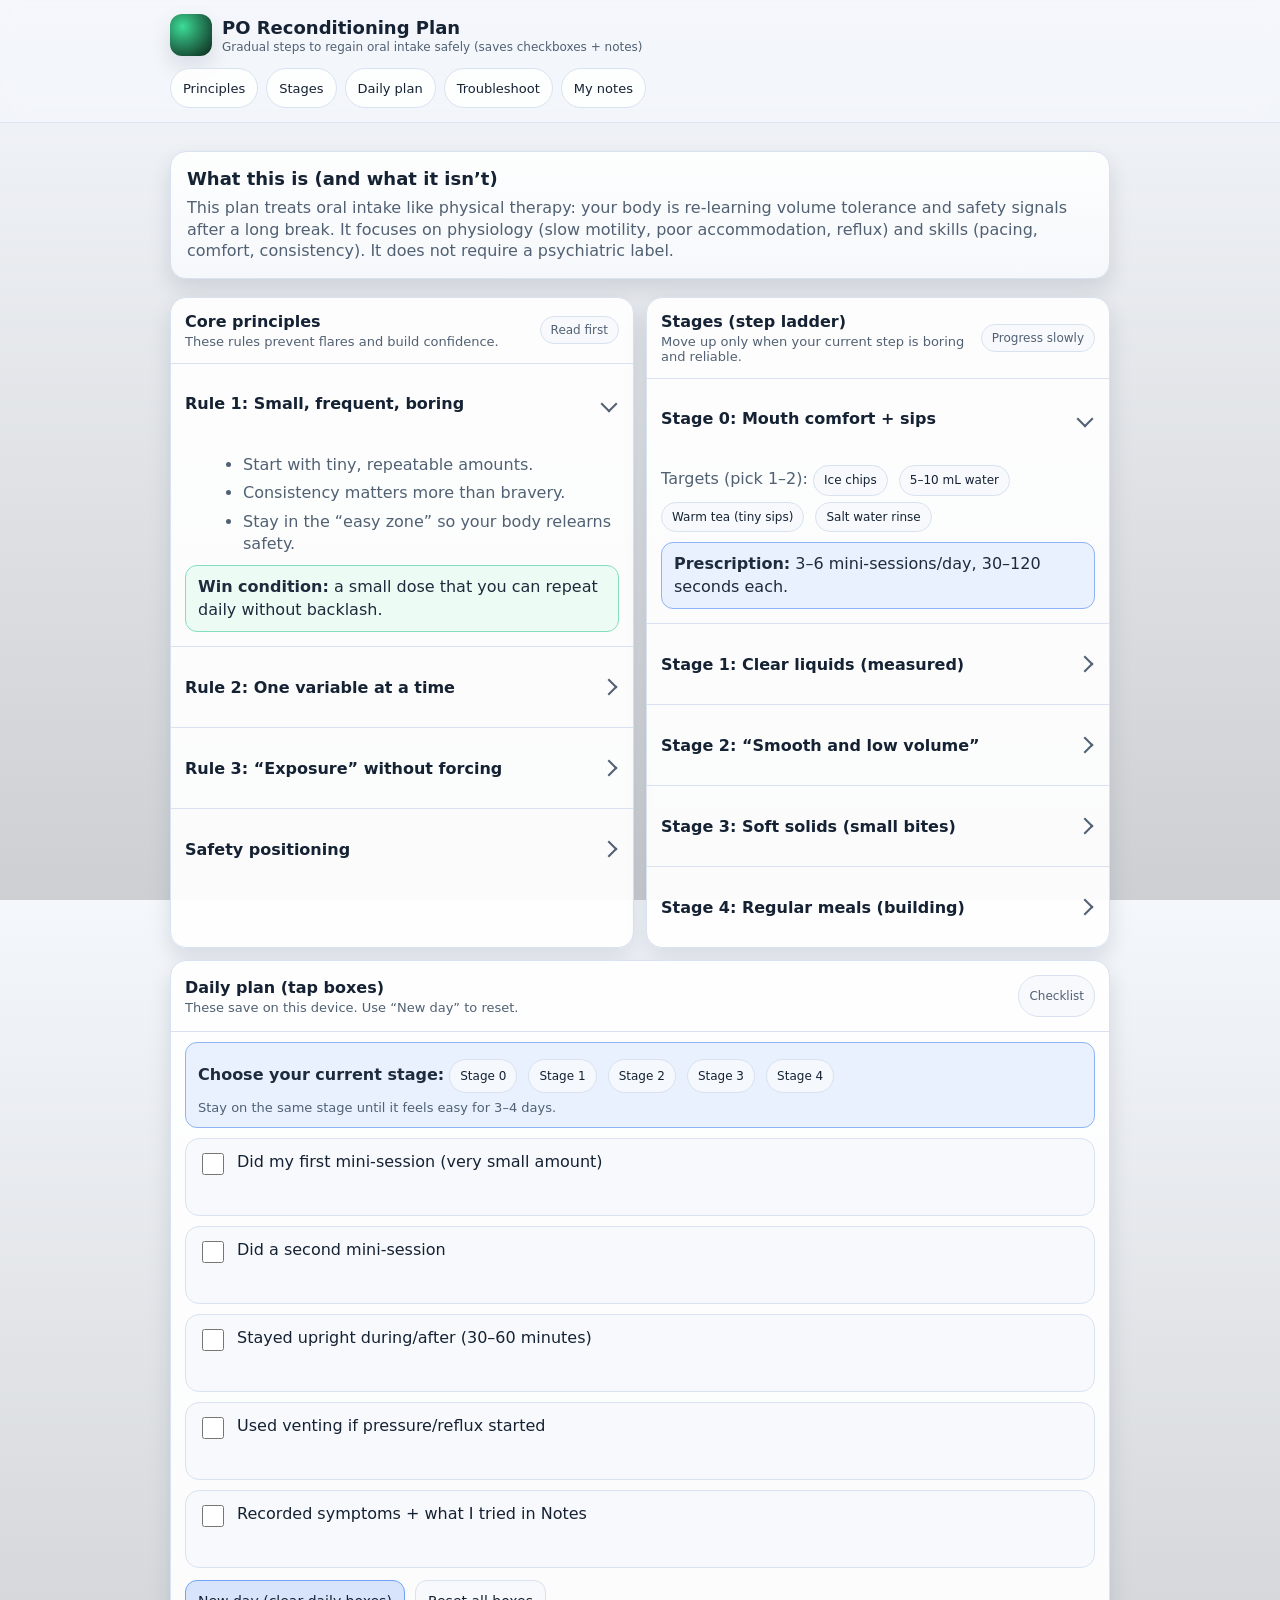
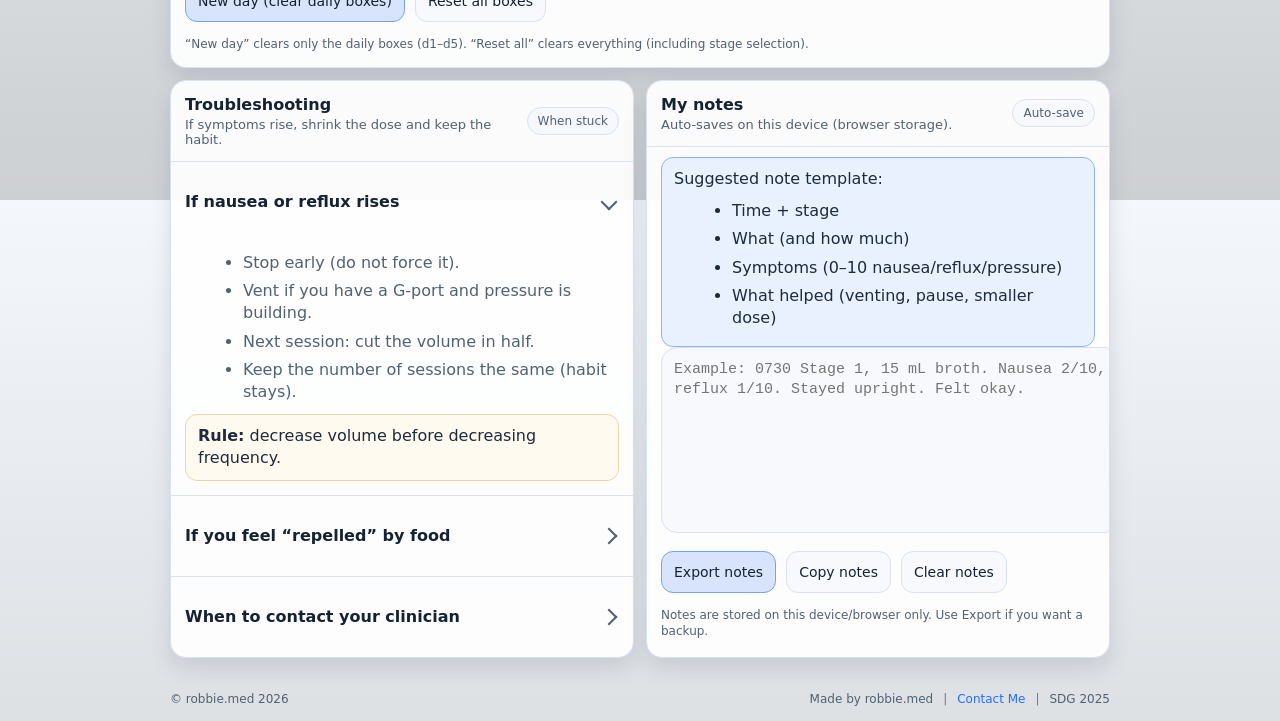
<file: Oldindex.html>
<!doctype html>
<html lang="en">
<head>
  <meta charset="utf-8" />
  <meta name="viewport" content="width=device-width,initial-scale=1" />
  <title>PO Reconditioning Plan</title>
  <meta name="description" content="A gradual regimen for regaining oral intake (PO) after prolonged underuse, with checklists and notes that save on your device." />

  <!-- FAVICON (project icon)
       Download the stomach icon from:
       https://www.flaticon.com/free-icon/stomach_2217851?term=stomach&page=1&position=2&origin=search&related_id=2217851
       Save it into this repo as:
         /favicon.png
       (or adjust the filename below).
  -->
  <link rel="icon" href="favicon.png" type="image/png" />
  <link rel="apple-touch-icon" href="favicon.png" />

  <style>
    :root{
      --bg:#0b0f14;
      --card:#121a24;
      --card2:#0f1620;
      --text:#e8eef7;
      --muted:#b6c3d6;
      --line:#223042;
      --accent:#6aa9ff;
      --good:#3ddc97;
      --warn:#ffcc66;
      --bad:#ff6b6b;
      --shadow: 0 12px 32px rgba(0,0,0,.35);
      --radius:16px;
      --radius2:12px;
      --max: 940px;
      --tap: 52px;
      --font: system-ui, -apple-system, Segoe UI, Roboto, Helvetica, Arial, "Apple Color Emoji","Segoe UI Emoji";
    }
    @media (prefers-color-scheme: light){
      :root{
        --bg:#f4f7fb;
        --card:#ffffff;
        --card2:#f7f9fc;
        --text:#152233;
        --muted:#516173;
        --line:#d8e2f0;
        --accent:#1f6fff;
        --shadow: 0 10px 22px rgba(15,34,66,.12);
      }
    }
    html,body{height:100%;}
    body{
      margin:0;
      background:linear-gradient(180deg, var(--bg), color-mix(in srgb, var(--bg) 84%, #000 16%));
      color:var(--text);
      font-family:var(--font);
      -webkit-font-smoothing:antialiased;
      text-rendering:optimizeLegibility;
    }
    a{color:var(--accent);text-decoration:none}
    a:hover{text-decoration:underline}

    header.site{
      position:sticky; top:0; z-index:20;
      backdrop-filter: blur(10px);
      background: color-mix(in srgb, var(--bg) 70%, transparent 30%);
      border-bottom:1px solid color-mix(in srgb, var(--line) 75%, transparent 25%);
    }
    .wrap{max-width:var(--max); margin:0 auto; padding: 14px 16px;}
    .top{
      display:flex; gap:12px; align-items:center; justify-content:space-between;
      flex-wrap:wrap;
    }
    .brand{
      display:flex; gap:10px; align-items:center;
      min-width: 260px;
    }
    .logo{
      width:42px;height:42px;border-radius:12px;
      background: radial-gradient(circle at 30% 30%, var(--good), color-mix(in srgb, var(--good) 18%, #000 82%));
      box-shadow: var(--shadow);
      flex:0 0 auto;
    }
    h1{font-size:18px; margin:0;}
    .sub{font-size:12px; color:var(--muted); margin-top:2px;}

    .nav{
      display:flex; gap:8px; flex-wrap:wrap; justify-content:flex-end;
    }
    .chip{
      border:1px solid var(--line);
      background: color-mix(in srgb, var(--card) 84%, transparent 16%);
      color:var(--text);
      padding:10px 12px;
      border-radius: 999px;
      font-size: 13px;
      line-height:1;
      cursor:pointer;
      min-height: 40px;
    }

    main{padding: 18px 0 40px;}
    .hero{
      margin: 14px 0 18px;
      border:1px solid var(--line);
      background: linear-gradient(180deg, color-mix(in srgb, var(--card) 92%, transparent 8%), color-mix(in srgb, var(--card2) 92%, transparent 8%));
      border-radius: var(--radius);
      box-shadow: var(--shadow);
      padding: 16px;
    }
    .hero h2{margin:0 0 8px; font-size:18px;}
    .hero p{margin:0; color:var(--muted); line-height:1.35;}

    .grid{
      display:grid;
      grid-template-columns: repeat(12, 1fr);
      gap: 12px;
    }
    .card{
      grid-column: span 12;
      border:1px solid var(--line);
      background: color-mix(in srgb, var(--card) 92%, transparent 8%);
      border-radius: var(--radius);
      box-shadow: var(--shadow);
      overflow:hidden;
    }
    .card .hd{
      display:flex; gap:12px; align-items:center; justify-content:space-between;
      padding: 14px 14px;
      border-bottom:1px solid var(--line);
    }
    .badge{
      font-size:12px;
      padding:6px 10px;
      border-radius:999px;
      border:1px solid var(--line);
      color: var(--muted);
      background: color-mix(in srgb, var(--card2) 88%, transparent 12%);
      white-space:nowrap;
    }
    .small{font-size:13px; color:var(--muted); margin-top:3px;}

    details{border-top:1px solid var(--line);}
    details:first-of-type{border-top:none;}
    summary{
      list-style:none;
      cursor:pointer;
      padding: 14px;
      font-weight:800;
      display:flex;
      align-items:center;
      justify-content:space-between;
      gap:12px;
      min-height: var(--tap);
    }
    summary::-webkit-details-marker{display:none;}
    .chev{
      width:10px;height:10px;
      border-right:2px solid var(--muted);
      border-bottom:2px solid var(--muted);
      transform: rotate(-45deg);
      transition: transform .2s ease;
      margin-right:4px;
      flex:0 0 auto;
    }
    details[open] .chev{transform: rotate(45deg);}
    .content{padding: 0 14px 14px; color: var(--muted); line-height:1.4;}
    .content ul{margin:10px 0 0 18px;}
    .content li{margin: 6px 0;}

    .callout{
      margin: 10px 0 0;
      border:1px solid color-mix(in srgb, var(--accent) 40%, var(--line) 60%);
      background: color-mix(in srgb, var(--accent) 10%, var(--card) 90%);
      border-radius: var(--radius2);
      padding: 10px 12px;
      color: color-mix(in srgb, var(--text) 86%, var(--muted) 14%);
    }
    .warn{
      border-color: color-mix(in srgb, var(--warn) 55%, var(--line) 45%);
      background: color-mix(in srgb, var(--warn) 10%, var(--card) 90%);
    }
    .good{
      border-color: color-mix(in srgb, var(--good) 55%, var(--line) 45%);
      background: color-mix(in srgb, var(--good) 10%, var(--card) 90%);
    }

    /* Checklist */
    .checklist{margin-top:10px; display:grid; gap:10px;}
    .check{
      display:flex; align-items:flex-start; gap:10px;
      border:1px solid var(--line);
      background: color-mix(in srgb, var(--card2) 92%, transparent 8%);
      border-radius: 14px;
      padding: 12px;
      min-height: var(--tap);
    }
    .check input{
      width:22px; height:22px; margin-top:2px;
      accent-color: var(--accent);
      flex:0 0 auto;
    }
    .check label{cursor:pointer; color:var(--text); line-height:1.25;}
    .row{
      display:flex; gap:10px; flex-wrap:wrap; align-items:center;
      margin-top:12px;
    }
    button{
      border:1px solid var(--line);
      background: color-mix(in srgb, var(--card2) 90%, transparent 10%);
      color:var(--text);
      border-radius: 12px;
      padding: 10px 12px;
      min-height: 42px;
      cursor:pointer;
      font-size:14px;
      font-family: var(--font);
    }
    button.primary{
      border-color: color-mix(in srgb, var(--accent) 55%, var(--line) 45%);
      background: color-mix(in srgb, var(--accent) 15%, var(--card2) 85%);
    }
    .note{
      width:100%;
      border:1px solid var(--line);
      background: color-mix(in srgb, var(--card2) 92%, transparent 8%);
      color:var(--text);
      border-radius: var(--radius);
      padding: 12px;
      min-height: 160px;
      font-size: 15px;
      line-height:1.35;
      resize: vertical;
    }
    .footer{
      margin-top: 14px;
      color: var(--muted);
      font-size: 12px;
      line-height:1.35;
    }
    @media (min-width: 880px){
      .span6{grid-column: span 6;}
    }

    .pill{
      display:inline-block;
      border:1px solid var(--line);
      border-radius:999px;
      padding:6px 10px;
      font-size:12px;
      margin:6px 6px 0 0;
      color: var(--text);
      background: color-mix(in srgb, var(--card2) 90%, transparent 10%);
    }

    /* FIX: stage pills are real buttons now, but styled like pills */
    .pill.stage-pill{
      appearance:none;
      -webkit-appearance:none;
      cursor:pointer;
      min-height: 34px;
      line-height: 1;
      font-family: var(--font);
    }
    .pill.stage-pill[aria-pressed="true"]{
      border-color: color-mix(in srgb, var(--accent) 70%, var(--line) 30%);
      background: color-mix(in srgb, var(--accent) 18%, var(--card2) 82%);
    }

    /* FIX: make "Checklist" badge a button without changing appearance */
    .badge.badge-btn{
      appearance:none;
      -webkit-appearance:none;
      cursor:pointer;
      font-family: var(--font);
    }

    /* Footer layout requested */
    .site-footer{
      margin-top: 18px;
      padding-top: 14px;
      border-top: 1px solid var(--line);
      display:flex;
      flex-wrap:wrap;
      gap:10px 14px;
      align-items:center;
      justify-content:space-between;
    }
    .site-footer .left{
      color: var(--muted);
      font-size: 12px;
      line-height: 1.35;
      white-space:nowrap;
    }
    .site-footer .right{
      color: var(--muted);
      font-size: 12px;
      line-height: 1.35;
      display:flex;
      gap:10px;
      flex-wrap:wrap;
      align-items:center;
      justify-content:flex-end;
    }
    .site-footer .sep{opacity:.8}
  </style>
</head>

<body>
<header class="site">
  <div class="wrap top">
    <div class="brand">
      <div class="logo" aria-hidden="true"></div>
      <div>
        <h1>PO Reconditioning Plan</h1>
        <div class="sub">Gradual steps to regain oral intake safely (saves checkboxes + notes)</div>
      </div>
    </div>

    <nav class="nav" aria-label="Quick navigation">
      <button class="chip" data-jump="#principles">Principles</button>
      <button class="chip" data-jump="#stages">Stages</button>
      <button class="chip" data-jump="#daily">Daily plan</button>
      <button class="chip" data-jump="#troubleshoot">Troubleshoot</button>
      <button class="chip" data-jump="#notes">My notes</button>
      <!-- removed: Back to PEG-J Guide -->
    </nav>
  </div>
</header>

<main class="wrap">
  <section class="hero" aria-labelledby="why">
    <h2 id="why">What this is (and what it isn’t)</h2>
    <p>
      This plan treats oral intake like physical therapy: your body is re-learning volume tolerance and safety signals after a long break.
      It focuses on physiology (slow motility, poor accommodation, reflux) and skills (pacing, comfort, consistency). It does not require a psychiatric label.
    </p>
  </section>

  <section class="grid">

    <!-- PRINCIPLES -->
    <article class="card span6" id="principles">
      <div class="hd">
        <div>
          <div style="font-weight:900; font-size:16px;">Core principles</div>
          <div class="small">These rules prevent flares and build confidence.</div>
        </div>
        <span class="badge">Read first</span>
      </div>

      <details open>
        <summary><span>Rule 1: Small, frequent, boring</span><span class="chev" aria-hidden="true"></span></summary>
        <div class="content">
          <ul>
            <li>Start with tiny, repeatable amounts.</li>
            <li>Consistency matters more than bravery.</li>
            <li>Stay in the “easy zone” so your body relearns safety.</li>
          </ul>
          <div class="callout good"><b>Win condition:</b> a small dose that you can repeat daily without backlash.</div>
        </div>
      </details>

      <details>
        <summary><span>Rule 2: One variable at a time</span><span class="chev" aria-hidden="true"></span></summary>
        <div class="content">
          Change only one thing every 3–4 days:
          <ul>
            <li>Volume OR</li>
            <li>Texture OR</li>
            <li>Frequency OR</li>
            <li>Timing relative to feeds/venting</li>
          </ul>
          <div class="callout warn"><b>Avoid:</b> changing multiple things at once (you won’t know what caused symptoms).</div>
        </div>
      </details>

      <details>
        <summary><span>Rule 3: “Exposure” without forcing</span><span class="chev" aria-hidden="true"></span></summary>
        <div class="content">
          You do not have to “push through” nausea. Instead:
          <ul>
            <li>Stop early, record it, try again later.</li>
            <li>Use venting and pacing.</li>
            <li>Repeat the same safe step until it feels routine.</li>
          </ul>
          <div class="callout"><b>Goal:</b> reduce threat signals, not prove toughness.</div>
        </div>
      </details>

      <details>
        <summary><span>Safety positioning</span><span class="chev" aria-hidden="true"></span></summary>
        <div class="content">
          <ul>
            <li>Upright during intake.</li>
            <li>Remain upright at least 30–60 minutes after.</li>
            <li>Consider venting before/after if pressure builds.</li>
          </ul>
        </div>
      </details>
    </article>

    <!-- STAGES -->
    <article class="card span6" id="stages">
      <div class="hd">
        <div>
          <div style="font-weight:900; font-size:16px;">Stages (step ladder)</div>
          <div class="small">Move up only when your current step is boring and reliable.</div>
        </div>
        <span class="badge">Progress slowly</span>
      </div>

      <details open>
        <summary><span>Stage 0: Mouth comfort + sips</span><span class="chev" aria-hidden="true"></span></summary>
        <div class="content">
          Targets (pick 1–2):
          <div class="pill">Ice chips</div>
          <div class="pill">5–10 mL water</div>
          <div class="pill">Warm tea (tiny sips)</div>
          <div class="pill">Salt water rinse</div>
          <div class="callout"><b>Prescription:</b> 3–6 mini-sessions/day, 30–120 seconds each.</div>
        </div>
      </details>

      <details>
        <summary><span>Stage 1: Clear liquids (measured)</span><span class="chev" aria-hidden="true"></span></summary>
        <div class="content">
          Examples:
          <ul>
            <li>Water, oral rehydration solution, broth</li>
            <li>Weak tea</li>
          </ul>
          Progression example:
          <ul>
            <li>Day 1–3: 10 mL per session</li>
            <li>Day 4–6: 15–30 mL per session</li>
          </ul>
          <div class="callout warn"><b>Stop point:</b> rising reflux/pressure. Vent, pause, resume later.</div>
        </div>
      </details>

      <details>
        <summary><span>Stage 2: “Smooth and low volume”</span><span class="chev" aria-hidden="true"></span></summary>
        <div class="content">
          Examples (tiny portions):
          <ul>
            <li>Applesauce</li>
            <li>Yogurt (if tolerated)</li>
            <li>Pudding</li>
            <li>Thin cream of wheat</li>
          </ul>
          <div class="callout"><b>Start:</b> 1–2 teaspoons per session, 2–4 sessions/day.</div>
        </div>
      </details>

      <details>
        <summary><span>Stage 3: Soft solids (small bites)</span><span class="chev" aria-hidden="true"></span></summary>
        <div class="content">
          Examples:
          <ul>
            <li>Scrambled egg</li>
            <li>Mashed potatoes</li>
            <li>Soft rice</li>
            <li>Very tender shredded chicken (small)</li>
          </ul>
          <div class="callout"><b>Rule:</b> 5–10 bites max per session at first.</div>
        </div>
      </details>

      <details>
        <summary><span>Stage 4: Regular meals (building)</span><span class="chev" aria-hidden="true"></span></summary>
        <div class="content">
          Build meal structure slowly:
          <ul>
            <li>One “real” snack daily, then two.</li>
            <li>Then one small meal daily, then two.</li>
            <li>Keep texture predictable while increasing volume.</li>
          </ul>
          <div class="callout"><b>Clinician-guided:</b> this is where tube feeds often get adjusted.</div>
        </div>
      </details>
    </article>

    <!-- DAILY PLAN -->
    <article class="card" id="daily">
      <div class="hd">
        <div>
          <div style="font-weight:900; font-size:16px;">Daily plan (tap boxes)</div>
          <div class="small">These save on this device. Use “New day” to reset.</div>
        </div>
        <button class="badge badge-btn" type="button" data-jump="#daily-checklist">Checklist</button>
      </div>

      <div class="content">
        <div class="callout">
          <b>Choose your current stage:</b>

          <button type="button" class="pill stage-pill" data-stage="0" aria-pressed="false">Stage 0</button>
          <button type="button" class="pill stage-pill" data-stage="1" aria-pressed="false">Stage 1</button>
          <button type="button" class="pill stage-pill" data-stage="2" aria-pressed="false">Stage 2</button>
          <button type="button" class="pill stage-pill" data-stage="3" aria-pressed="false">Stage 3</button>
          <button type="button" class="pill stage-pill" data-stage="4" aria-pressed="false">Stage 4</button>

          <div class="small" style="margin-top:6px;">Stay on the same stage until it feels easy for 3–4 days.</div>
        </div>

        <div id="daily-checklist"></div>

        <div class="checklist" aria-label="Daily checklist">
          <div class="check">
            <input type="checkbox" id="d1" data-save="cb.po.d1">
            <div><label for="d1">Did my first mini-session (very small amount)</label></div>
          </div>
          <div class="check">
            <input type="checkbox" id="d2" data-save="cb.po.d2">
            <div><label for="d2">Did a second mini-session</label></div>
          </div>
          <div class="check">
            <input type="checkbox" id="d3" data-save="cb.po.d3">
            <div><label for="d3">Stayed upright during/after (30–60 minutes)</label></div>
          </div>
          <div class="check">
            <input type="checkbox" id="d4" data-save="cb.po.d4">
            <div><label for="d4">Used venting if pressure/reflux started</label></div>
          </div>
          <div class="check">
            <input type="checkbox" id="d5" data-save="cb.po.d5">
            <div><label for="d5">Recorded symptoms + what I tried in Notes</label></div>
          </div>
        </div>

        <div class="row">
          <button class="primary" id="newDayBtn">New day (clear daily boxes)</button>
          <button id="resetAllBtn">Reset all boxes</button>
        </div>

        <div class="footer">
          “New day” clears only the daily boxes (d1–d5). “Reset all” clears everything (including stage selection).
        </div>
      </div>
    </article>

    <!-- TROUBLESHOOT -->
    <article class="card span6" id="troubleshoot">
      <div class="hd">
        <div>
          <div style="font-weight:900; font-size:16px;">Troubleshooting</div>
          <div class="small">If symptoms rise, shrink the dose and keep the habit.</div>
        </div>
        <span class="badge">When stuck</span>
      </div>

      <details open>
        <summary><span>If nausea or reflux rises</span><span class="chev" aria-hidden="true"></span></summary>
        <div class="content">
          <ul>
            <li>Stop early (do not force it).</li>
            <li>Vent if you have a G-port and pressure is building.</li>
            <li>Next session: cut the volume in half.</li>
            <li>Keep the number of sessions the same (habit stays).</li>
          </ul>
          <div class="callout warn"><b>Rule:</b> decrease volume before decreasing frequency.</div>
        </div>
      </details>

      <details>
        <summary><span>If you feel “repelled” by food</span><span class="chev" aria-hidden="true"></span></summary>
        <div class="content">
          This can happen after long underuse. Strategies:
          <ul>
            <li>Use neutral foods (boring, familiar, not strongly flavored).</li>
            <li>Short exposure counts: smell, tiny sip, tiny bite, stop.</li>
            <li>Keep it predictable: same time, same setup, same portion.</li>
          </ul>
          <div class="callout"><b>Translation:</b> your body can learn safety again through repetition.</div>
        </div>
      </details>

      <details>
        <summary><span>When to contact your clinician</span><span class="chev" aria-hidden="true"></span></summary>
        <div class="content">
          Contact urgently if you have:
          <ul>
            <li>Persistent vomiting</li>
            <li>Severe abdominal pain or rapidly increasing distension</li>
            <li>Very low urine, dizziness, fainting</li>
            <li>Tube problems (if present): falling out, bleeding, heavy leakage</li>
          </ul>
        </div>
      </details>
    </article>

    <!-- NOTES -->
    <article class="card span6" id="notes">
      <div class="hd">
        <div>
          <div style="font-weight:900; font-size:16px;">My notes</div>
          <div class="small">Auto-saves on this device (browser storage).</div>
        </div>
        <span class="badge">Auto-save</span>
      </div>

      <div class="content">
        <div class="callout">
          Suggested note template:
          <ul>
            <li>Time + stage</li>
            <li>What (and how much)</li>
            <li>Symptoms (0–10 nausea/reflux/pressure)</li>
            <li>What helped (venting, pause, smaller dose)</li>
          </ul>
        </div>

        <textarea class="note" id="patientNotes" placeholder="Example: 0730 Stage 1, 15 mL broth. Nausea 2/10, reflux 1/10. Stayed upright. Felt okay."></textarea>

        <div class="row">
          <button class="primary" id="exportBtn">Export notes</button>
          <button id="copyBtn">Copy notes</button>
          <button id="clearNotesBtn">Clear notes</button>
        </div>

        <div class="footer">
          Notes are stored on this device/browser only. Use Export if you want a backup.
        </div>
      </div>
    </article>

  </section>

  <!-- Footer requested -->
  <div class="footer site-footer">
    <div class="left">© robbie.med 2026</div>
    <div class="right">
      <span>Made by robbie.med</span>
      <span class="sep">|</span>
      <a href="https://robbiemed.org" target="_blank" rel="noopener">Contact Me</a>
      <span class="sep">|</span>
      <span>SDG 2025</span>
    </div>
  </div>
</main>

<script>
  // Smooth jump buttons
  document.querySelectorAll('[data-jump]').forEach(btn=>{
    btn.addEventListener('click', ()=>{
      const sel = btn.getAttribute('data-jump');
      const el = document.querySelector(sel);
      if(el) el.scrollIntoView({behavior:'smooth', block:'start'});
    });
  });

  // Local storage helpers
  const store = {
    get(key, fallback=null){
      try { const v = localStorage.getItem(key); return v===null ? fallback : JSON.parse(v); }
      catch { return fallback; }
    },
    set(key, value){
      try { localStorage.setItem(key, JSON.stringify(value)); } catch {}
    }
  };

  // Persist checkboxes
  document.querySelectorAll('input[type="checkbox"][data-save]').forEach(cb=>{
    const key = cb.dataset.save;
    const saved = store.get(key, null);
    if(saved !== null) cb.checked = !!saved;
    cb.addEventListener('change', ()=> store.set(key, cb.checked));
  });

  // Stage selector (persist + highlight)
  const STAGE_KEY = 'po.stage';
  const stageBtns = Array.from(document.querySelectorAll('.stage-pill'));

  function setStage(n, silent=false){
    store.set(STAGE_KEY, Number(n));
    stageBtns.forEach(b=>{
      const on = Number(b.dataset.stage) === Number(n);
      b.setAttribute('aria-pressed', on ? 'true' : 'false');
    });
    if(!silent) toast(`Stage ${n} selected`);
  }

  const savedStage = store.get(STAGE_KEY, null);
  if(savedStage !== null) setStage(savedStage, true);
  else stageBtns.forEach(b=> b.setAttribute('aria-pressed','false'));

  stageBtns.forEach(b=>{
    b.addEventListener('click', ()=> setStage(b.dataset.stage));
  });

  // Notes auto-save
  const notesEl = document.getElementById('patientNotes');
  const NOTES_KEY = 'notes.po';
  notesEl.value = store.get(NOTES_KEY, '');
  let t=null;
  notesEl.addEventListener('input', ()=>{
    clearTimeout(t);
    t = setTimeout(()=> store.set(NOTES_KEY, notesEl.value), 150);
  });

  // Export notes
  document.getElementById('exportBtn').addEventListener('click', ()=>{
    const blob = new Blob([notesEl.value], {type:'text/plain;charset=utf-8'});
    const url = URL.createObjectURL(blob);
    const a = document.createElement('a');
    const stamp = new Date().toISOString().slice(0,10);
    a.href = url;
    a.download = `po-reconditioning-notes-${stamp}.txt`;
    document.body.appendChild(a);
    a.click();
    a.remove();
    URL.revokeObjectURL(url);
  });

  // Copy notes
  document.getElementById('copyBtn').addEventListener('click', async ()=>{
    try{
      await navigator.clipboard.writeText(notesEl.value);
      toast('Copied notes');
    }catch{
      toast('Copy not available');
    }
  });

  // Clear notes
  document.getElementById('clearNotesBtn').addEventListener('click', ()=>{
    if(confirm('Clear notes on this device?')){
      notesEl.value = '';
      store.set(NOTES_KEY, '');
      toast('Notes cleared');
    }
  });

  // New day clears only daily boxes
  document.getElementById('newDayBtn').addEventListener('click', ()=>{
    if(confirm('New day? This clears only the daily plan boxes (d1–d5).')){
      ['cb.po.d1','cb.po.d2','cb.po.d3','cb.po.d4','cb.po.d5'].forEach(k=>{
        const cb = document.querySelector(`input[data-save="${k}"]`);
        if(cb){ cb.checked = false; store.set(k, false); }
      });
      toast('New day started');
    }
  });

  // Reset all boxes on this page (and stage selection)
  document.getElementById('resetAllBtn').addEventListener('click', ()=>{
    if(confirm('Reset all checkboxes on this page and stage selection?')){
      document.querySelectorAll('input[type="checkbox"][data-save]').forEach(cb=>{
        cb.checked = false;
        store.set(cb.dataset.save, false);
      });
      store.set(STAGE_KEY, null);
      stageBtns.forEach(b=> b.setAttribute('aria-pressed','false'));
      toast('All reset');
    }
  });

  // Small toast message
  function toast(msg){
    const el = document.createElement('div');
    el.textContent = msg;
    el.style.position='fixed';
    el.style.left='50%';
    el.style.bottom='18px';
    el.style.transform='translateX(-50%)';
    el.style.background='rgba(0,0,0,.78)';
    el.style.color='white';
    el.style.padding='10px 12px';
    el.style.borderRadius='12px';
    el.style.fontSize='14px';
    el.style.zIndex='9999';
    el.style.maxWidth='calc(100vw - 28px)';
    el.style.textAlign='center';
    document.body.appendChild(el);
    setTimeout(()=>{ el.style.transition='opacity .25s'; el.style.opacity='0'; }, 1200);
    setTimeout(()=> el.remove(), 1550);
  }
</script>
</body>
</html>
</file>
